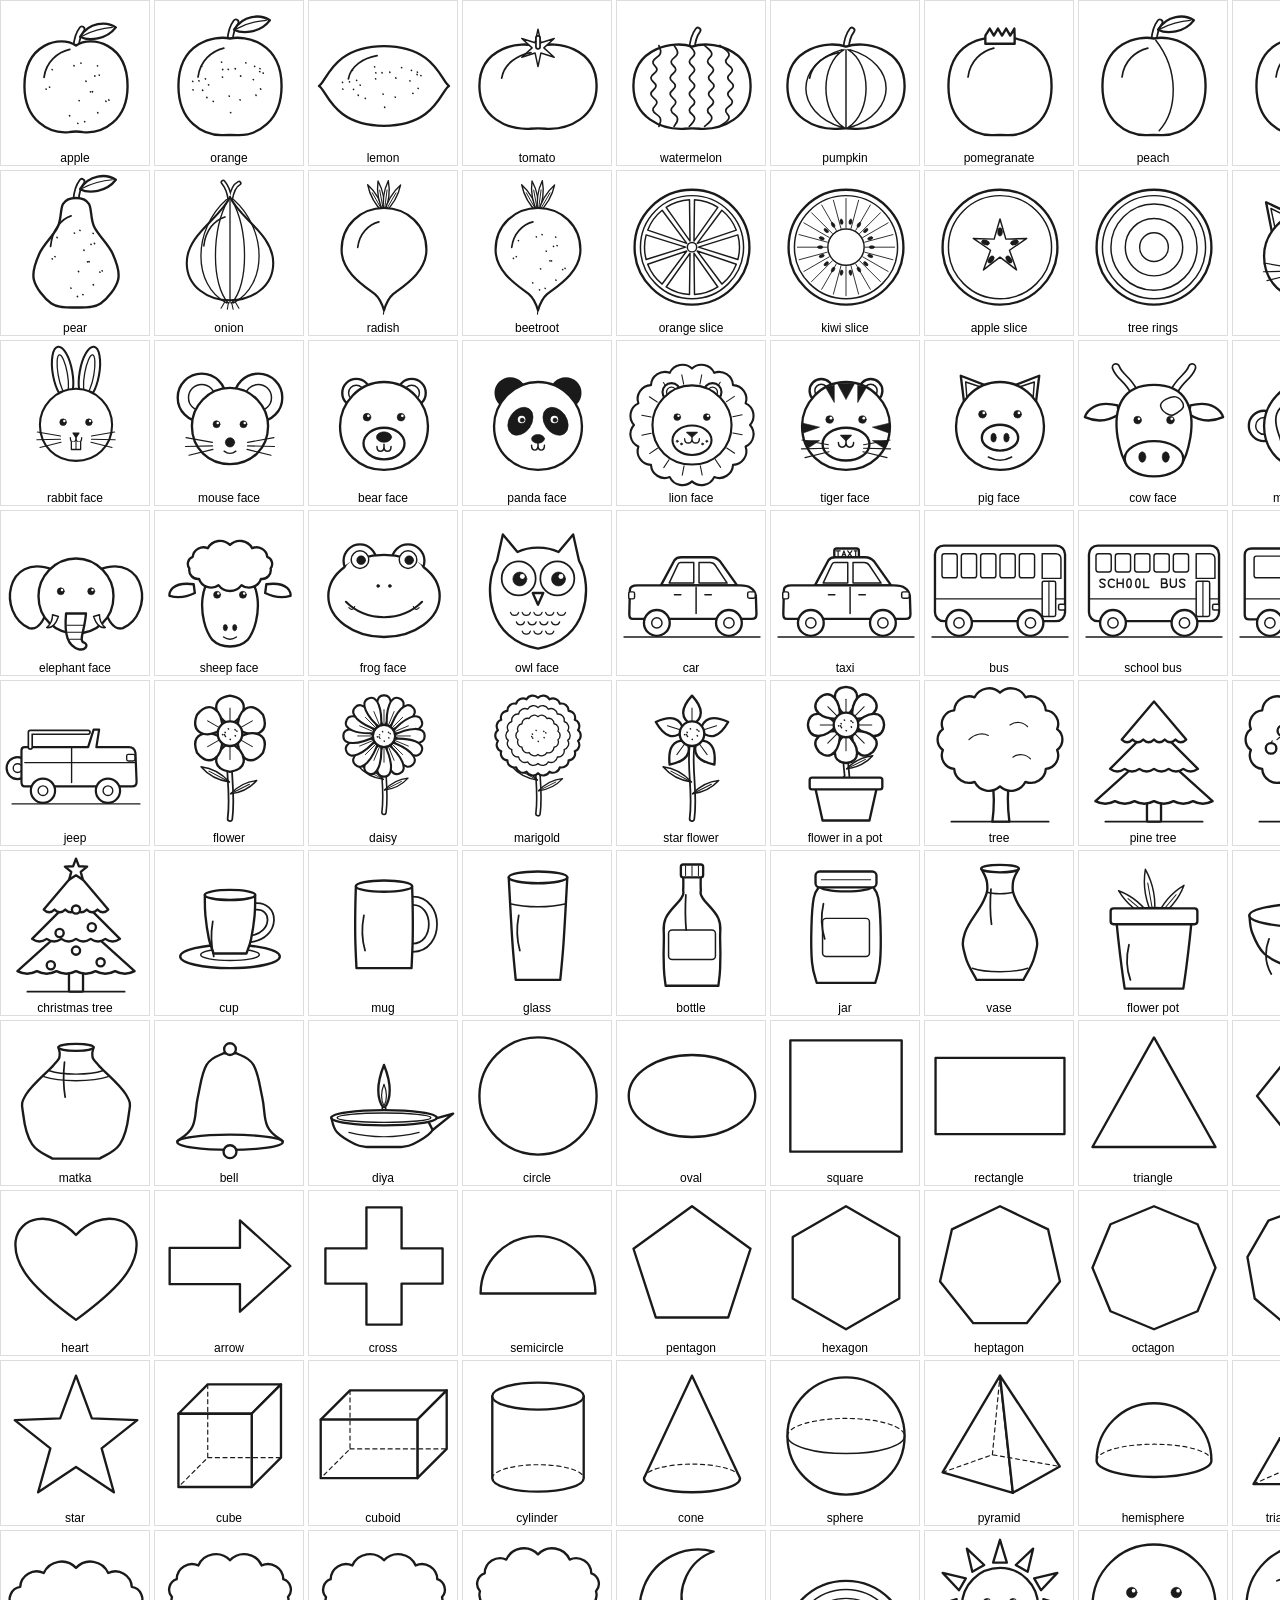
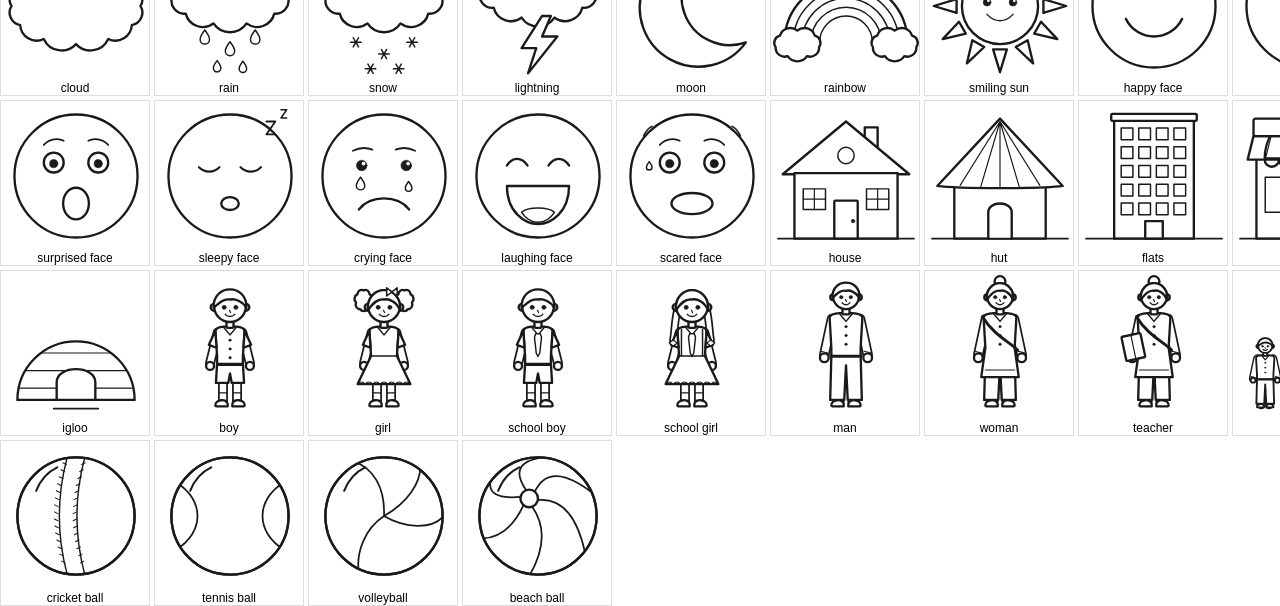
<file: test/catalog.html>
<!doctype html><meta charset="utf-8"><style>body{margin:0;font:12px sans-serif}#g{display:grid;grid-template-columns:repeat(10,150px);gap:4px}div.c{border:1px solid #ddd;text-align:center}div.c svg{width:150px;height:150px;display:block}.err{color:red}</style>
<div id="g"></div>
<script src="../js/helpers.js"></script><script src="../js/generator.js"></script>
<script>
const g=document.getElementById('g');const qs=new URLSearchParams(location.search);
let names=Object.keys(FLNGen.catalog); if(qs.get('q')) names=qs.get('q').split('|');
const from=+(qs.get('from')||0), to=+(qs.get('to')||999);
names.slice(from,to).forEach(n=>{let html;try{const r=FLNGen.make(n);html=r.results.length?r.results[0].svg:'<p class=err>'+r.note+'</p>'}catch(e){html='<p class=err>'+e.message+'</p>'}
const d=document.createElement('div');d.className='c';d.innerHTML=html+'<span>'+n+'</span>';g.appendChild(d)});
</script>
</file>
